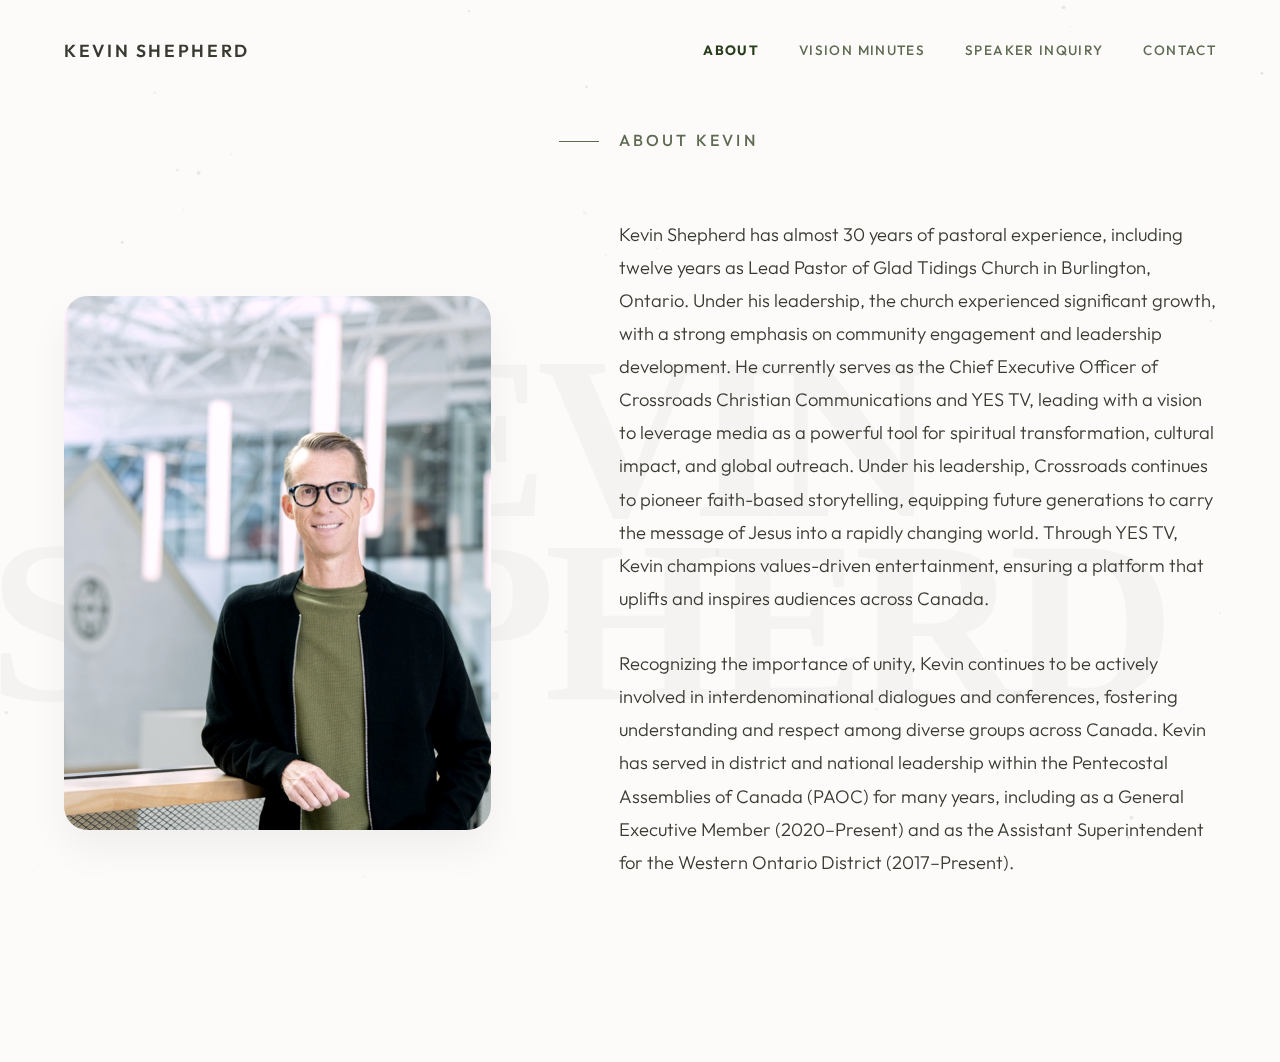
<file: index.html>
<!DOCTYPE html>
<html lang="en">

<head>
    <meta charset="UTF-8">
    <meta name="viewport" content="width=device-width, initial-scale=1.0">
    <title>Kevin Shepherd | Crossroads & YES TV</title>
    <meta name="description" content="Kevin Shepherd, CEO of Crossroads Christian Communications and YES TV.">
    <link rel="preconnect" href="https://fonts.googleapis.com">
    <link rel="preconnect" href="https://fonts.gstatic.com" crossorigin>
    <link href="https://fonts.googleapis.com/css2?family=Outfit:wght@300;400;500;600;700;800&display=swap"
        rel="stylesheet">
    <link rel="stylesheet" href="styles.css">
</head>

<body>
    <canvas id="particle-canvas"></canvas>

    <nav class="navbar">
        <a href="index.html" class="brand">KEVIN SHEPHERD</a>
        <div class="nav-links">
            <a href="index.html" class="nav-link active">ABOUT</a>
            <a href="vision-minutes.html" class="nav-link">VISION MINUTES</a>
            <a href="speaker-inquiry.html" class="nav-link">SPEAKER INQUIRY</a>
            <a href="contact.html" class="nav-link">CONTACT</a>
        </div>
        <div class="mobile-menu-btn">
            <div class="bar"></div>
            <div class="bar"></div>
            <div class="bar"></div>
        </div>
    </nav>

    <main>
        <section id="about" class="hero-section">
            <div class="watermark-text" style="font-family: 'Georgia', serif; line-height: 0.8; text-align: center;">
                KEVIN<br>SHEPHERD</div>

            <div class="hero-content-wrapper">
                <div class="hero-image-container fade-up">
                    <img src="images/hero-optimized.jpg" alt="Kevin Shepherd Portrait" class="portrait-img">
                </div>

                <div class="hero-text-container">
                    <h1 class="section-heading fade-up">ABOUT KEVIN</h1>

                    <div class="bio-content fade-up delay-1">
                        <p>Kevin Shepherd has almost 30 years of pastoral experience, including twelve years as Lead
                            Pastor of Glad Tidings Church in Burlington, Ontario. Under his leadership, the church
                            experienced significant growth, with a strong emphasis on community engagement and
                            leadership development. He currently serves as the Chief Executive Officer of Crossroads
                            Christian Communications and YES TV, leading with a vision to leverage media as a powerful
                            tool for spiritual transformation, cultural impact, and global outreach. Under his
                            leadership, Crossroads continues to pioneer faith-based storytelling, equipping future
                            generations to carry the message of Jesus into a rapidly changing world. Through YES TV,
                            Kevin champions values-driven entertainment, ensuring a platform that uplifts and inspires
                            audiences across Canada.</p>

                        <p>Recognizing the importance of unity, Kevin continues to be actively involved in
                            interdenominational dialogues and conferences, fostering understanding and respect among
                            diverse groups across Canada. Kevin has served in district and national leadership within
                            the Pentecostal Assemblies of Canada (PAOC) for many years, including as a General Executive
                            Member (2020–Present) and as the Assistant Superintendent for the Western Ontario District
                            (2017–Present).</p>
                    </div>

                    <div class="cta-container fade-up delay-2">
                        <a href="contact.html" class="btn-primary"><span>LETS CONNECT</span></a>
                    </div>
                </div>
            </div>
        </section>

    </main>

    <script src="script.js"></script>
</body>

</html>
</file>
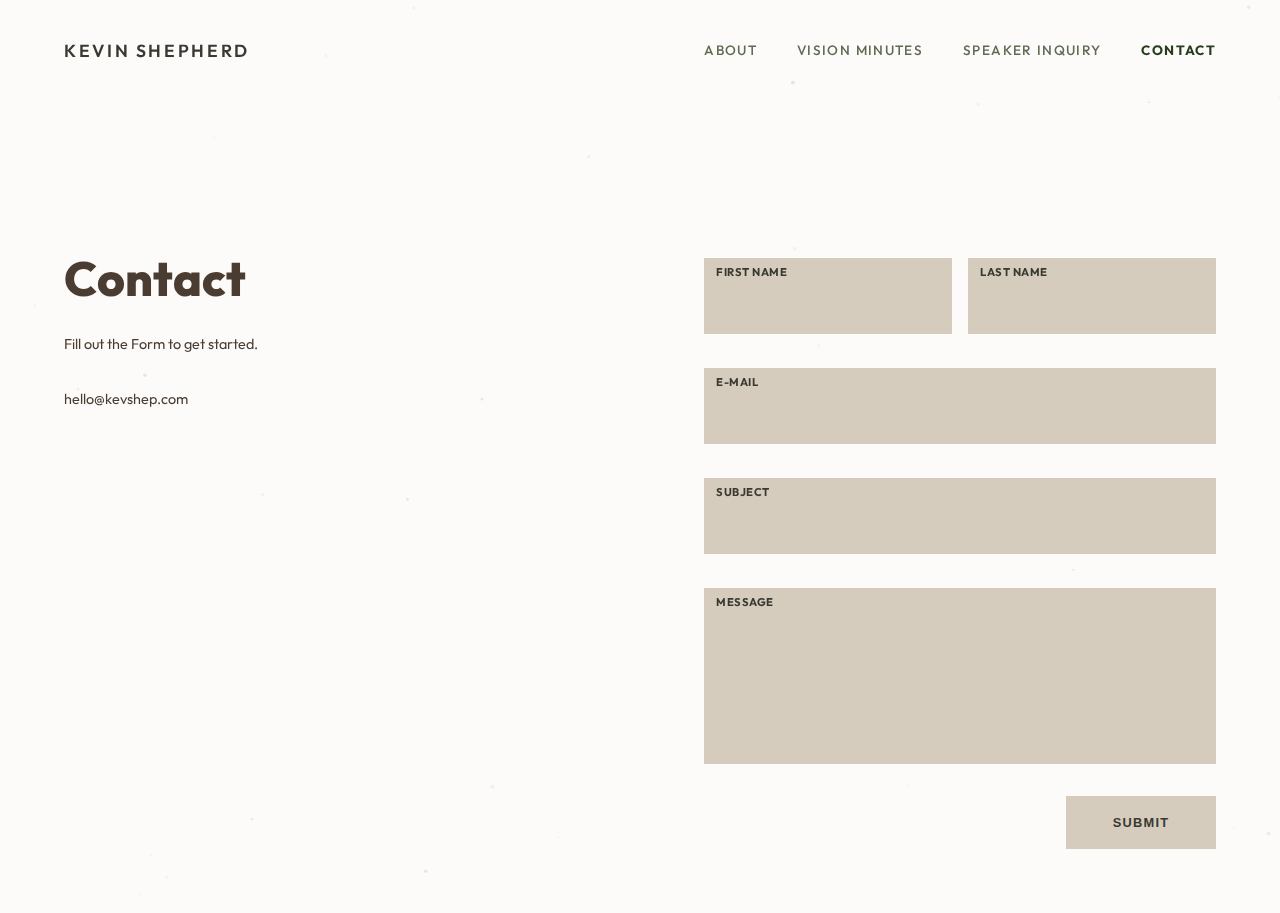
<file: contact.html>
<!DOCTYPE html>
<html lang="en">

<head>
    <meta charset="UTF-8">
    <meta name="viewport" content="width=device-width, initial-scale=1.0">
    <title>Kevin Shepherd | Contact</title>
    <link href="https://fonts.googleapis.com/css2?family=Outfit:wght@300;400;500;600;700;800&display=swap"
        rel="stylesheet">
    <link rel="stylesheet" href="styles.css">
</head>

<body>
    <canvas id="particle-canvas"></canvas>

    <nav class="navbar">
        <a href="index.html" class="brand">KEVIN SHEPHERD</a>
        <div class="nav-links">
            <a href="index.html" class="nav-link">ABOUT</a>
            <a href="vision-minutes.html" class="nav-link">VISION MINUTES</a>
            <a href="speaker-inquiry.html" class="nav-link">SPEAKER INQUIRY</a>
            <a href="contact.html" class="nav-link active">CONTACT</a>
        </div>
        <div class="mobile-menu-btn">
            <div class="bar"></div>
            <div class="bar"></div>
            <div class="bar"></div>
        </div>
    </nav>

    <main class="page-container contact-page fade-up">
        <div class="contact-header">
            <h1 class="contact-title">Contact</h1>
            <p class="contact-subtitle">Fill out the Form to get started.</p>
            <p class="contact-email">hello@kevshep.com</p>
        </div>

        <div class="contact-form-container">
            <form class="flat-form">
                <div class="form-row">
                    <div class="form-col">
                        <label for="firstName">FIRST NAME</label>
                        <input type="text" id="firstName" name="firstName" required>
                    </div>
                    <div class="form-col">
                        <label for="lastName">LAST NAME</label>
                        <input type="text" id="lastName" name="lastName" required>
                    </div>
                </div>

                <div class="form-row">
                    <div class="form-col full-width">
                        <label for="email">E-MAIL</label>
                        <input type="email" id="email" name="email" required>
                    </div>
                </div>

                <div class="form-row">
                    <div class="form-col full-width">
                        <label for="subject">SUBJECT</label>
                        <input type="text" id="subject" name="subject" required>
                    </div>
                </div>

                <div class="form-row">
                    <div class="form-col full-width">
                        <label for="message">MESSAGE</label>
                        <textarea id="message" name="message" rows="6" required></textarea>
                    </div>
                </div>

                <button type="submit" class="btn-flat">SUBMIT</button>
            </form>
        </div>
    </main>

    <script src="script.js"></script>
</body>

</html>
</file>
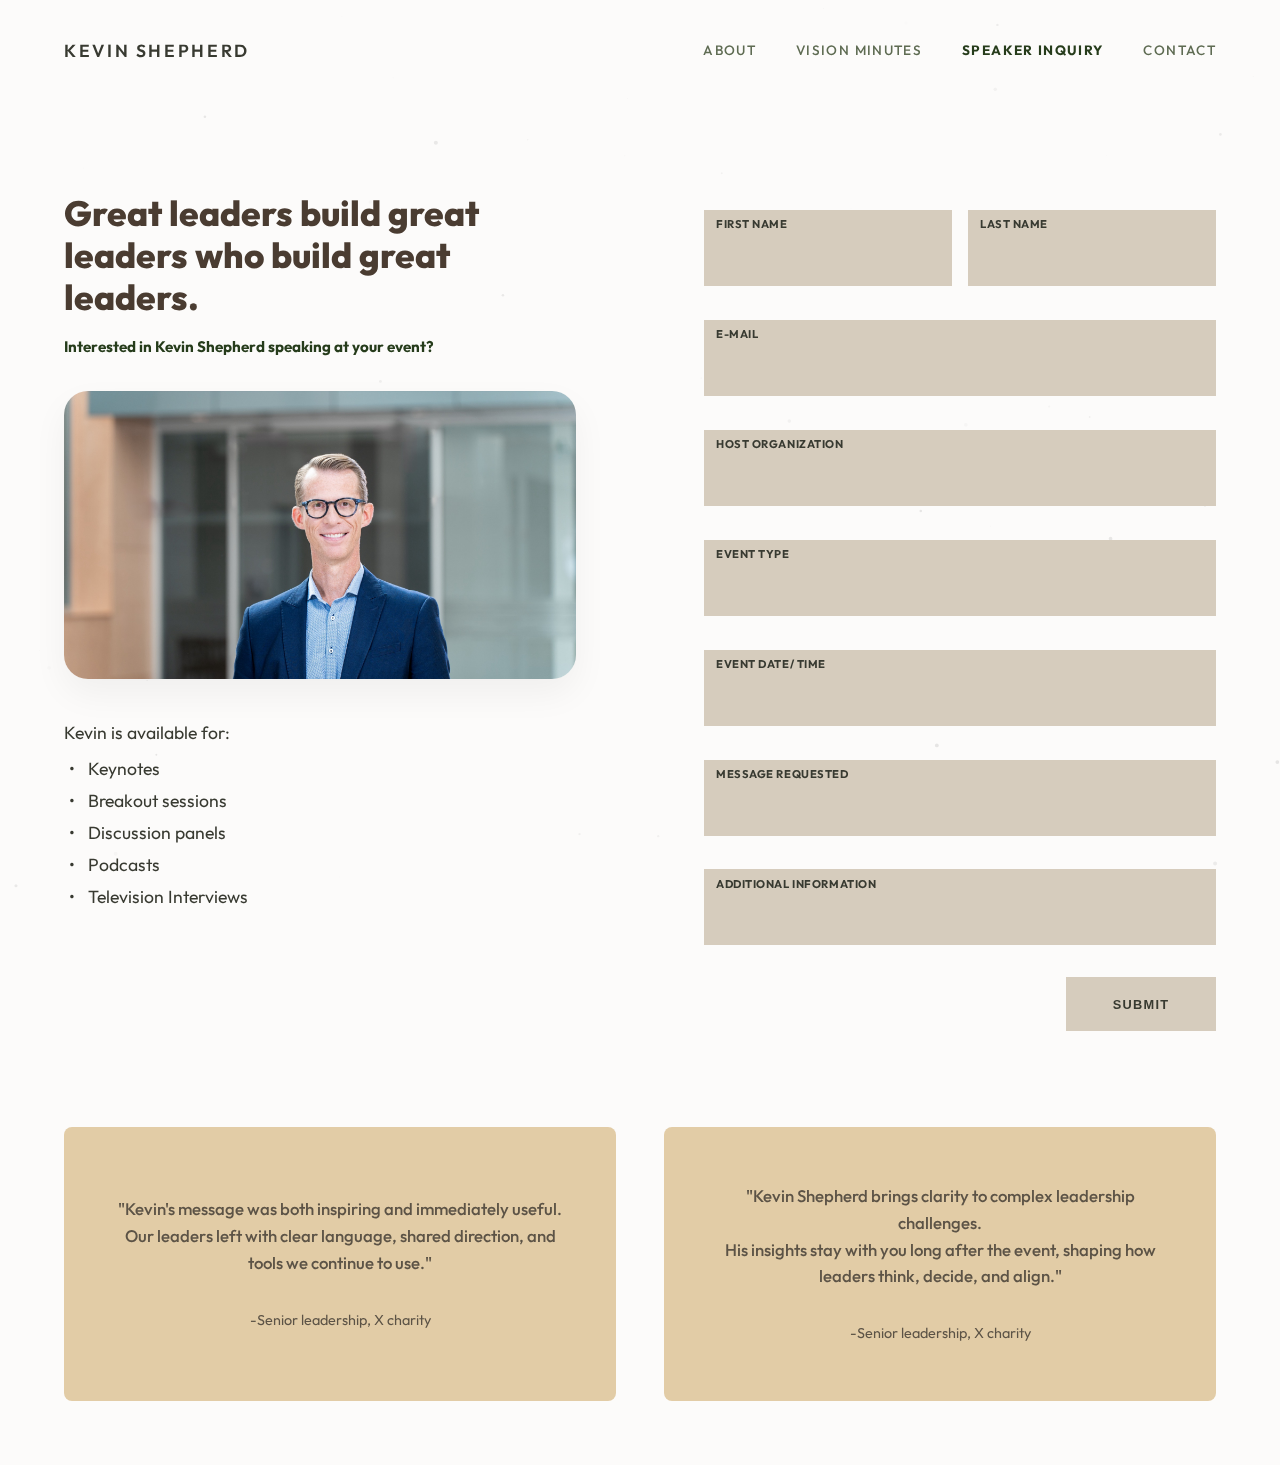
<file: speaker-inquiry.html>
<!DOCTYPE html>
<html lang="en">

<head>
    <meta charset="UTF-8">
    <meta name="viewport" content="width=device-width, initial-scale=1.0">
    <title>Kevin Shepherd | Speaker Inquiry</title>
    <link href="https://fonts.googleapis.com/css2?family=Outfit:wght@300;400;500;600;700;800&display=swap"
        rel="stylesheet">
    <link rel="stylesheet" href="styles.css">
</head>

<body>
    <canvas id="particle-canvas"></canvas>

    <nav class="navbar">
        <a href="index.html" class="brand">KEVIN SHEPHERD</a>
        <div class="nav-links">
            <a href="index.html" class="nav-link">ABOUT</a>
            <a href="vision-minutes.html" class="nav-link">VISION MINUTES</a>
            <a href="speaker-inquiry.html" class="nav-link active">SPEAKER INQUIRY</a>
            <a href="contact.html" class="nav-link">CONTACT</a>
        </div>
        <div class="mobile-menu-btn">
            <div class="bar"></div>
            <div class="bar"></div>
            <div class="bar"></div>
        </div>
    </nav>

    <main class="page-container speaker-page fade-up">
        <div class="speaker-grid">
            <div class="speaker-content">
                <h1 class="speaker-heading">Great leaders build great leaders who build great leaders.</h1>
                <p class="speaker-subheading">Interested in Kevin Shepherd speaking at your event?</p>

                <img src="images/speaker-hero-new.jpg" alt="Kevin Shepherd Speaking" class="speaker-img">

                <div class="speaker-available">
                    <p>Kevin is available for:</p>
                    <ul>
                        <li>Keynotes</li>
                        <li>Breakout sessions</li>
                        <li>Discussion panels</li>
                        <li>Podcasts</li>
                        <li>Television Interviews</li>
                    </ul>
                </div>
            </div>

            <div class="speaker-form-container">
                <form class="flat-form">
                    <div class="form-row">
                        <div class="form-col">
                            <label for="firstName">FIRST NAME</label>
                            <input type="text" id="firstName" name="firstName" required>
                        </div>
                        <div class="form-col">
                            <label for="lastName">LAST NAME</label>
                            <input type="text" id="lastName" name="lastName" required>
                        </div>
                    </div>

                    <div class="form-row">
                        <div class="form-col full-width">
                            <label for="email">E-MAIL</label>
                            <input type="email" id="email" name="email" required>
                        </div>
                    </div>

                    <div class="form-row">
                        <div class="form-col full-width">
                            <label for="org">HOST ORGANIZATION</label>
                            <input type="text" id="org" name="org">
                        </div>
                    </div>

                    <div class="form-row">
                        <div class="form-col full-width">
                            <label for="eventType">EVENT TYPE</label>
                            <input type="text" id="eventType" name="eventType">
                        </div>
                    </div>

                    <div class="form-row">
                        <div class="form-col full-width">
                            <label for="date">EVENT DATE/ TIME</label>
                            <input type="text" id="date" name="date">
                        </div>
                    </div>

                    <div class="form-row">
                        <div class="form-col full-width">
                            <label for="msg">MESSAGE REQUESTED</label>
                            <input type="text" id="msg" name="msg">
                        </div>
                    </div>

                    <div class="form-row">
                        <div class="form-col full-width">
                            <label for="info">ADDITIONAL INFORMATION</label>
                            <input type="text" id="info" name="info">
                        </div>
                    </div>

                    <button type="submit" class="btn-flat">SUBMIT</button>
                </form>
            </div>
        </div>

        <div class="testimonials-container">
            <div class="testimonial-card">
                <p>"Kevin's message was both inspiring and immediately useful.<br>Our leaders left with clear language,
                    shared direction, and<br>tools we continue to use."</p>
                <p class="testimonial-author">-Senior leadership, X charity</p>
            </div>
            <div class="testimonial-card">
                <p>"Kevin Shepherd brings clarity to complex leadership challenges.<br>His insights stay with you long
                    after the event, shaping how<br>leaders think, decide, and align."</p>
                <p class="testimonial-author">-Senior leadership, X charity</p>
            </div>
        </div>
    </main>

    <script src="script.js"></script>
</body>

</html>
</file>
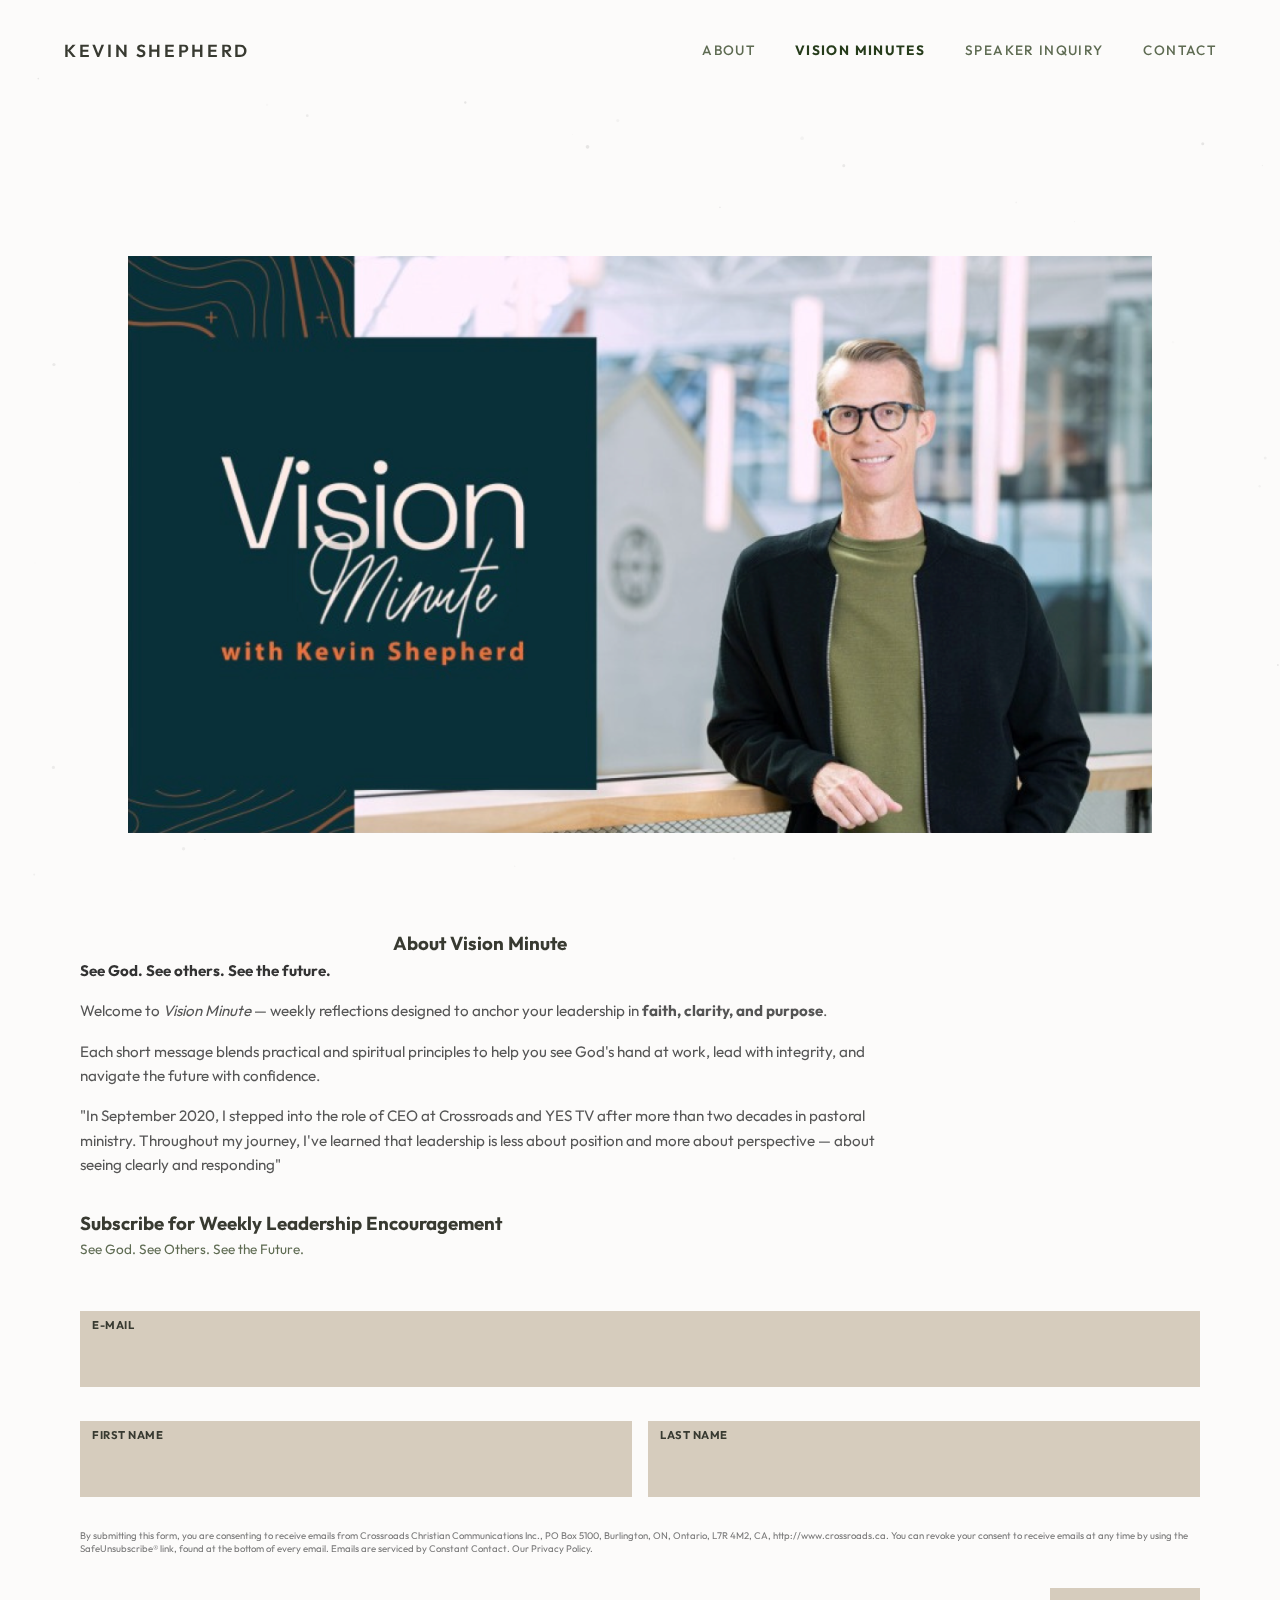
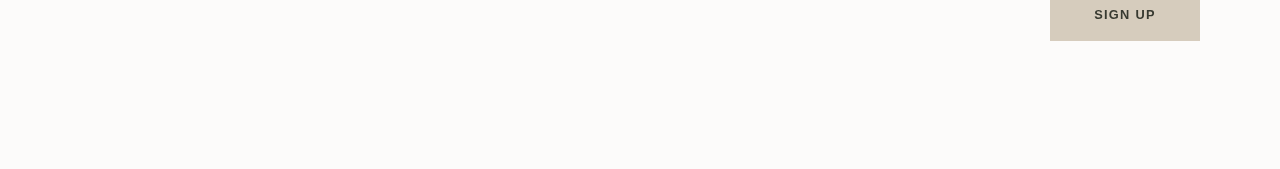
<file: vision-minutes.html>
<!DOCTYPE html>
<html lang="en">

<head>
    <meta charset="UTF-8">
    <meta name="viewport" content="width=device-width, initial-scale=1.0">
    <title>Kevin Shepherd | Vision Minutes</title>
    <link href="https://fonts.googleapis.com/css2?family=Outfit:wght@300;400;500;600;700;800&display=swap"
        rel="stylesheet">
    <link rel="stylesheet" href="styles.css">
</head>

<body>
    <canvas id="particle-canvas"></canvas>

    <nav class="navbar">
        <a href="index.html" class="brand">KEVIN SHEPHERD</a>
        <div class="nav-links">
            <a href="index.html" class="nav-link">ABOUT</a>
            <a href="vision-minutes.html" class="nav-link active">VISION MINUTES</a>
            <a href="speaker-inquiry.html" class="nav-link">SPEAKER INQUIRY</a>
            <a href="contact.html" class="nav-link">CONTACT</a>
        </div>
        <div class="mobile-menu-btn">
            <div class="bar"></div>
            <div class="bar"></div>
            <div class="bar"></div>
        </div>
    </nav>

    <main class="page-container vision-page fade-up">
        <section class="vision-section">
            <img src="images/vision-hero-new.png" alt="Vision Minute with Kevin Shepherd"
                class="vision-hero-image fade-up">

            <div class="vision-grid">
                <div class="vision-about-text delay-1">
                    <h3 class="vision-heading">About Vision Minute</h3>

                    <div class="about-content">
                        <p class="bold-leadin">See God. See others. See the future.</p>
                        <p>Welcome to <em>Vision Minute</em> — weekly reflections designed to anchor your leadership in
                            <strong>faith, clarity, and purpose</strong>.
                        </p>
                        <p>Each short message blends practical and spiritual principles to help you see God's hand at
                            work,
                            lead with integrity, and navigate the future with confidence.</p>
                        <p>"In September 2020, I stepped into the role of CEO at Crossroads and YES TV after more than
                            two
                            decades in pastoral ministry. Throughout my journey, I've learned that leadership is less
                            about
                            position and more about perspective — about seeing clearly and responding"</p>
                    </div>
                </div>

                <div class="vision-form-container delay-2">
                    <h3 class="vision-heading">Subscribe for Weekly Leadership Encouragement</h3>
                    <p class="signup-subtext" style="color: var(--text-secondary); margin-bottom: 2rem;">See God. See
                        Others. See the Future.</p>

                    <form class="flat-form">
                        <div class="form-row">
                            <div class="form-col full-width">
                                <label for="email">E-MAIL</label>
                                <input type="email" id="email" name="email" required>
                            </div>
                        </div>
                        <div class="form-row">
                            <div class="form-col">
                                <label for="firstName">FIRST NAME</label>
                                <input type="text" id="firstName" name="firstName">
                            </div>
                            <div class="form-col">
                                <label for="lastName">LAST NAME</label>
                                <input type="text" id="lastName" name="lastName">
                            </div>
                        </div>

                        <p class="form-disclaimer" style="margin-top: 1rem;">By submitting this form, you are consenting
                            to receive emails from
                            Crossroads Christian Communications Inc., PO Box 5100, Burlington, ON, Ontario, L7R 4M2, CA,
                            http://www.crossroads.ca. You can revoke your consent to receive emails at any time by using
                            the
                            SafeUnsubscribe® link, found at the bottom of every email. Emails are serviced by Constant
                            Contact. Our Privacy Policy.</p>

                        <button type="submit" class="btn-flat">SIGN UP</button>
                    </form>
                </div>
            </div>
        </section>
    </main>

    <script src="script.js"></script>
</body>

</html>
</file>
<file: styles.css>
:root {
    --bg-color: #ffffff;
    --text-primary: #1a1a1a;
    --text-secondary: #5a5a5a;
    --text-watermark: rgba(0, 0, 0, 0.03);
    --accent-color: #1B3012;
    /* Dark Forest Green */
    --accent-hover: #2a4a1c;

    --font-main: 'Outfit', -apple-system, BlinkMacSystemFont, 'Segoe UI', Roboto, Helvetica, Arial, sans-serif;

    --spacing-xs: 0.5rem;
    --spacing-sm: 1rem;
    --spacing-md: 2rem;
    --spacing-lg: 4rem;
    --spacing-xl: 8rem;

    --transition-smooth: all 0.6s cubic-bezier(0.16, 1, 0.3, 1);
}

* {
    margin: 0;
    padding: 0;
    box-sizing: border-box;
}

html {
    scroll-behavior: smooth;
}

body {
    font-family: var(--font-main);
    background-color: var(--bg-color);
    color: var(--text-primary);
    line-height: 1.6;
    overflow-x: hidden;
    -webkit-font-smoothing: antialiased;
    -moz-osx-font-smoothing: grayscale;
}

/* Background Canvas */
#particle-canvas {
    position: fixed;
    top: 0;
    left: 0;
    width: 100vw;
    height: 100vh;
    z-index: -1;
    pointer-events: none;
    opacity: 0.6;
}

/* Navigation */
.navbar {
    position: fixed;
    top: 0;
    left: 0;
    width: 100%;
    padding: var(--spacing-md) var(--spacing-lg);
    display: flex;
    justify-content: space-between;
    align-items: center;
    z-index: 100;
    transition: var(--transition-smooth);
    background: rgba(255, 255, 255, 0);
    backdrop-filter: blur(0px);
}

.navbar.scrolled {
    padding: var(--spacing-sm) var(--spacing-lg);
    background: rgba(255, 255, 255, 0.9);
    backdrop-filter: blur(10px);
    border-bottom: 1px solid rgba(0, 0, 0, 0.05);
}

.brand {
    font-weight: 600;
    font-size: 1.1rem;
    letter-spacing: 0.15em;
    color: var(--text-primary);
    text-decoration: none;
}

.nav-links {
    display: flex;
    gap: var(--spacing-md);
}

.nav-link {
    text-decoration: none;
    color: var(--text-secondary);
    font-size: 0.85rem;
    font-weight: 500;
    letter-spacing: 0.1em;
    position: relative;
    padding: var(--spacing-xs) 0;
    transition: var(--transition-smooth);
}

.nav-link:hover,
.nav-link.active {
    color: var(--text-primary);
}

.nav-link::after {
    content: '';
    position: absolute;
    bottom: 0;
    left: 0;
    width: 0;
    height: 1px;
    background-color: var(--text-primary);
    transition: var(--transition-smooth);
}

.nav-link:hover::after,
.nav-link.active::after {
    width: 100%;
}

.mobile-menu-btn {
    display: none;
    flex-direction: column;
    gap: 5px;
    cursor: pointer;
}

.mobile-menu-btn .bar {
    width: 25px;
    height: 2px;
    background-color: var(--text-primary);
    transition: var(--transition-smooth);
}

/* Hero Section */
.hero-section {
    min-height: 100vh;
    position: relative;
    display: flex;
    align-items: center;
    padding: var(--spacing-xl) var(--spacing-lg) var(--spacing-lg);
    overflow: hidden;
}

.watermark-text {
    position: absolute;
    top: 50%;
    left: 45%;
    /* Shift slightly left to balance the nav */
    transform: translate(-50%, -50%);
    font-size: clamp(8rem, 18vw, 24rem);
    /* Increased size slightly */
    font-weight: 700;
    color: var(--text-watermark);
    white-space: nowrap;
    z-index: 0;
    user-select: none;
    pointer-events: none;
    letter-spacing: -0.05em;
    /* Tighter letter spacing for serif */
}

.hero-content-wrapper {
    position: relative;
    z-index: 10;
    width: 100%;
    max-width: 1400px;
    margin: 0 auto;
    display: grid;
    grid-template-columns: 5fr 7fr;
    gap: var(--spacing-xl);
    align-items: center;
}

.hero-image-container {
    position: relative;
    border-radius: 20px;
    overflow: hidden;
    box-shadow: 0 30px 60px rgba(0, 0, 0, 0.08);
    transform: translateY(0);
    transition: transform 0.6s cubic-bezier(0.16, 1, 0.3, 1);
}

.hero-image-container:hover {
    transform: translateY(-10px);
}

.portrait-img {
    width: 100%;
    height: auto;
    display: block;
    aspect-ratio: 4/5;
    object-fit: cover;
    object-position: center top;
    filter: grayscale(20%) contrast(1.1);
    transition: filter 0.6s ease;
}

.hero-image-container:hover .portrait-img {
    filter: grayscale(0%) contrast(1.05);
}

.hero-text-container {
    max-width: 800px;
}

.section-heading {
    font-size: 1rem;
    font-weight: 500;
    color: var(--text-secondary);
    letter-spacing: 0.2em;
    margin-bottom: var(--spacing-lg);
    position: relative;
    display: inline-block;
}

.section-heading::before {
    content: '';
    position: absolute;
    top: 50%;
    left: -60px;
    width: 40px;
    height: 1px;
    background-color: var(--text-secondary);
}

.bio-content {
    display: flex;
    flex-direction: column;
    gap: var(--spacing-md);
}

.bio-content p {
    font-size: 1.15rem;
    line-height: 1.8;
    color: var(--text-primary);
    font-weight: 300;
}

.cta-container {
    margin-top: var(--spacing-lg);
}

.btn-primary {
    display: inline-flex;
    align-items: center;
    justify-content: center;
    padding: 1rem 3rem;
    background-color: var(--accent-color);
    color: white;
    text-decoration: none;
    border-radius: 50px;
    font-size: 0.9rem;
    font-weight: 500;
    letter-spacing: 0.1em;
    transition: var(--transition-smooth);
    position: relative;
    overflow: hidden;
    box-shadow: 0 10px 30px rgba(27, 48, 18, 0.2);
}

.btn-primary::before {
    content: '';
    position: absolute;
    top: 0;
    left: 0;
    width: 100%;
    height: 100%;
    background-color: var(--accent-hover);
    transform: scaleX(0);
    transform-origin: right;
    transition: transform 0.6s cubic-bezier(0.16, 1, 0.3, 1);
    z-index: 0;
}

.btn-primary:hover::before {
    transform: scaleX(1);
    transform-origin: left;
}

.btn-primary:hover {
    transform: translateY(-3px);
    box-shadow: 0 15px 40px rgba(27, 48, 18, 0.3);
}

.btn-primary span {
    position: relative;
    z-index: 1;
}

/* Animations */
.fade-up {
    opacity: 0;
    transform: translateY(30px);
    transition: opacity 1s cubic-bezier(0.16, 1, 0.3, 1), transform 1s cubic-bezier(0.16, 1, 0.3, 1);
}

.fade-up.visible {
    opacity: 1;
    transform: translateY(0);
}

.delay-1 {
    transition-delay: 0.1s;
}

.delay-2 {
    transition-delay: 0.2s;
}

.delay-3 {
    transition-delay: 0.3s;
}

/* Placeholder Sections */
.placeholder-section {
    min-height: 50vh;
    padding: var(--spacing-xl) var(--spacing-lg);
    display: flex;
    flex-direction: column;
    justify-content: center;
    align-items: center;
    text-align: center;
}

/* Responsive */
@media (max-width: 1024px) {
    .hero-content-wrapper {
        grid-template-columns: 1fr;
        gap: var(--spacing-lg);
        text-align: center;
    }

    .section-heading::before {
        display: none;
    }

    .hero-image-container {
        max-width: 600px;
        margin: 0 auto;
    }

    .hero-text-container {
        margin: 0 auto;
    }

    .bio-content p {
        font-size: 1.05rem;
    }
}

@media (max-width: 768px) {
    .navbar {
        padding: var(--spacing-sm);
    }

    .nav-links {
        display: none;
        /* Add mobile menu logic if needed */
    }

    .mobile-menu-btn {
        display: flex;
    }

    .watermark-text {
        font-size: 5rem;
    }

    .hero-section {
        padding: calc(var(--spacing-xl) + 2rem) var(--spacing-sm) var(--spacing-lg);
    }
}

/* Vision Minute Section */
.vision-section {
    padding: var(--spacing-lg) var(--spacing-sm);
    max-width: 1200px;
    margin: 0 auto;
    display: flex;
    flex-direction: column;
    align-items: center;
    gap: var(--spacing-lg);
}

.vision-hero-banner {
    display: flex;
    width: 100%;
    max-width: 1000px;
    border-radius: 24px;
    overflow: hidden;
    box-shadow: 0 20px 40px rgba(0, 0, 0, 0.1);
    background-color: #0b2e2b;
    /* Dark teal background */
    height: 400px;
}

.vision-hero-left {
    flex: 1;
    display: flex;
    flex-direction: column;
    justify-content: center;
    align-items: center;
    padding: var(--spacing-lg);
    color: #f7e6e0;
    position: relative;
    /* Adding a subtle SVG pattern background could go here */
}

.vision-title-wrapper {
    text-align: center;
    line-height: 0.8;
}

.vision-title-main {
    font-size: 5rem;
    font-weight: 300;
    letter-spacing: -0.02em;
}

.vision-title-script {
    font-family: 'Brush Script MT', 'cursive', sans-serif;
    /* Fallback for script */
    font-size: 4rem;
    font-style: italic;
    color: #f7e6e0;
    margin-top: -10px;
    transform: rotate(-5deg);
}

.vision-subtitle {
    margin-top: 2rem;
    color: #f07e54;
    /* Orange accent */
    font-weight: 600;
    letter-spacing: 0.1em;
    font-size: 1.1rem;
    text-transform: uppercase;
}

.vision-hero-right {
    flex: 1;
    overflow: hidden;
}

.vision-portrait-img {
    width: 100%;
    height: 100%;
    object-fit: cover;
    object-position: top center;
}

/* Signup Form */
.vision-signup-card {
    background-color: #fcece9;
    /* Light peachy background */
    padding: var(--spacing-lg);
    width: 100%;
    max-width: 800px;
    border-radius: 4px;
    text-align: left;
}

.signup-title {
    font-weight: 700;
    color: #333;
    font-size: 1.25rem;
    margin-bottom: 0.5rem;
}

.signup-subtext {
    font-size: 0.85rem;
    color: #555;
    margin-bottom: var(--spacing-md);
}

.vision-form {
    display: flex;
    flex-direction: column;
    gap: 1rem;
}

.form-group {
    display: flex;
    flex-direction: column;
    gap: 0.25rem;
    font-size: 0.8rem;
    font-weight: 600;
    color: #444;
}

.form-group .required {
    color: red;
}

.form-group input {
    padding: 0.75rem;
    border: 1px solid #ccc;
    border-radius: 3px;
    font-family: inherit;
    font-size: 1rem;
}

.form-disclaimer {
    font-size: 0.6rem;
    color: #777;
    line-height: 1.4;
    margin-top: 0.5rem;
}

.btn-submit {
    background-color: #f07e54;
    /* Orange/Coral button */
    color: white;
    border: none;
    padding: 1rem;
    font-size: 1rem;
    font-weight: 600;
    border-radius: 4px;
    cursor: pointer;
    transition: background-color 0.3s ease;
    margin-top: 0.5rem;
}

.btn-submit:hover {
    background-color: #e06c42;
}

/* About Text */
.vision-about-text {
    width: 100%;
    max-width: 800px;
    text-align: center;
    padding: var(--spacing-md) 0;
}

.about-title {
    font-family: serif;
    font-size: 2rem;
    color: #333;
    margin-bottom: var(--spacing-md);
    font-weight: 400;
}

.about-content {
    text-align: left;
    display: flex;
    flex-direction: column;
    gap: 1rem;
    font-size: 0.95rem;
    color: #555;
}

.bold-leadin {
    font-weight: 700;
    color: #333;
}

@media (max-width: 768px) {
    .vision-hero-banner {
        flex-direction: column;
        height: auto;
    }

    .vision-title-main {
        font-size: 3.5rem;
    }

    .vision-title-script {
        font-size: 3rem;
    }

    .vision-portrait-img {
        height: 300px;
    }
}

/* Multi-page shared styles & earthy aesthetics */
:root {
    --bg-color: #fcfbfa;
    /* Off-white warm background */
    --text-primary: #383a31;
    /* Earthy dark grey/green */
    --text-secondary: #5e6b52;
    /* Lighter olive/green text */
    --accent-color: #263c1b;
    /* Dark Forest Green */
    --accent-hover: #1a2a12;
    --form-bg: #d6ccbd;
    /* Beige form field background */
    --btn-bg: #d6ccbd;
    /* Beige submit button */
}

/* Navbar active state updates */
.nav-link.active {
    font-weight: 700;
    color: var(--accent-color);
}

.nav-link::after {
    display: none;
    /* remove underlines for cleaner active states */
}

.nav-links {
    gap: 2.5rem;
}

/* Refine hero section image styling */
.hero-image-container {
    border-radius: 24px;
    box-shadow: 0 20px 40px rgba(0, 0, 0, 0.05);
}

/* Generic page container for non-hero pages */
.page-container {
    min-height: 100vh;
    padding: calc(var(--spacing-xl) + 4rem) var(--spacing-lg) var(--spacing-lg);
    display: flex;
    justify-content: center;
    max-width: 1400px;
    margin: 0 auto;
}

/* Contact Page specific */
.contact-page {
    display: grid;
    grid-template-columns: 1fr 1fr;
    gap: var(--spacing-xl);
    align-items: start;
    padding-top: 15rem;
}

.contact-title {
    font-size: 3rem;
    font-weight: 800;
    color: #4a3c31;
    /* Dark brownish */
    margin-bottom: 1rem;
}

.contact-subtitle,
.contact-email {
    font-size: 0.9rem;
    color: #4a3c31;
    margin-bottom: 0.5rem;
}

.contact-email {
    margin-top: 2rem;
}

/* Flat Form styles (used by Contact and Speaker Inquiry) */
.flat-form {
    display: flex;
    flex-direction: column;
    gap: 1rem;
    width: 100%;
}

.form-row {
    display: flex;
    gap: 1rem;
    width: 100%;
}

.form-col {
    flex: 1;
    display: flex;
    flex-direction: column;
}

.form-col.full-width {
    width: 100%;
}

.form-col label {
    font-size: 0.70rem;
    font-weight: 700;
    letter-spacing: 0.05em;
    color: #383a31;
    margin-bottom: 0px;
    text-transform: uppercase;
    /* Move label into input */
    position: relative;
    top: 24px;
    left: 12px;
    z-index: 2;
    pointer-events: none;
}

.form-col input,
.form-col textarea {
    background-color: var(--form-bg);
    border: none;
    border-radius: 0;
    padding: 2.5rem 1rem 1rem 1rem;
    font-family: var(--font-main);
    font-size: 1rem;
    color: #383a31;
    width: 100%;
    outline: none;
}

/* Custom textarea label positioning */
.form-col textarea+label {
    top: 40px;
}

.form-col textarea {
    resize: none;
}

.btn-flat {
    background-color: var(--btn-bg);
    color: #383a31;
    border: none;
    border-radius: 0;
    padding: 1.2rem;
    font-weight: 700;
    font-size: 0.8rem;
    letter-spacing: 0.1em;
    cursor: pointer;
    align-self: flex-end;
    margin-top: 1rem;
    width: 150px;
    transition: background-color 0.3s ease;
}

.btn-flat:hover {
    background-color: #c4baab;
}

/* Speaker Inquiry Specific */
.speaker-page {
    display: flex;
    flex-direction: column;
    padding-top: 12rem;
    gap: var(--spacing-md);
    width: 100%;
}

.speaker-grid {
    display: grid;
    grid-template-columns: 1fr 1fr;
    gap: var(--spacing-xl);
    align-items: start;
    width: 100%;
}

.testimonials-container {
    display: grid;
    grid-template-columns: 1fr 1fr;
    gap: 3rem;
    width: 100%;
    margin-top: 4rem;
}

.testimonial-card {
    background-color: #e2cca6;
    /* matches the image */
    padding: 3.5rem 2.5rem;
    border-radius: 8px;
    /* Slightly rounded corners */
    text-align: center;
    color: #5c5346;
    display: flex;
    flex-direction: column;
    justify-content: center;
}

.testimonial-card p {
    font-size: 1.05rem;
    line-height: 1.6;
    font-weight: 500;
    margin-bottom: 2rem;
}

.testimonial-card .testimonial-author {
    font-size: 0.9rem;
    font-weight: 400;
    margin-bottom: 0;
}

.speaker-heading {
    font-size: 2.2rem;
    font-weight: 800;
    color: #4a3c31;
    line-height: 1.2;
    margin-bottom: 1rem;
}

.speaker-subheading {
    font-size: 0.95rem;
    font-weight: 700;
    color: #263c1b;
    margin-bottom: 2rem;
}

.speaker-img {
    width: 100%;
    aspect-ratio: 16/9;
    object-fit: cover;
    object-position: center top;
    border-radius: 24px;
    box-shadow: 0 15px 35px rgba(0, 0, 0, 0.05);
    margin-bottom: 2rem;
}

.speaker-available p {
    font-size: 1.1rem;
    margin-bottom: 0.5rem;
    color: #383a31;
}

.speaker-available ul {
    list-style-type: none;
    padding-left: 1.5rem;
}

.speaker-available li {
    font-size: 1.1rem;
    position: relative;
    margin-bottom: 0.25rem;
    color: #383a31;
}

.speaker-available li::before {
    content: "•";
    position: absolute;
    left: -1.2rem;
    color: #383a31;
}

@media (max-width: 1024px) {

    .contact-page,
    .speaker-grid,
    .testimonials-container {
        grid-template-columns: 1fr;
    }

    .contact-page,
    .speaker-page {
        padding-top: 8rem;
    }
}
</file>
